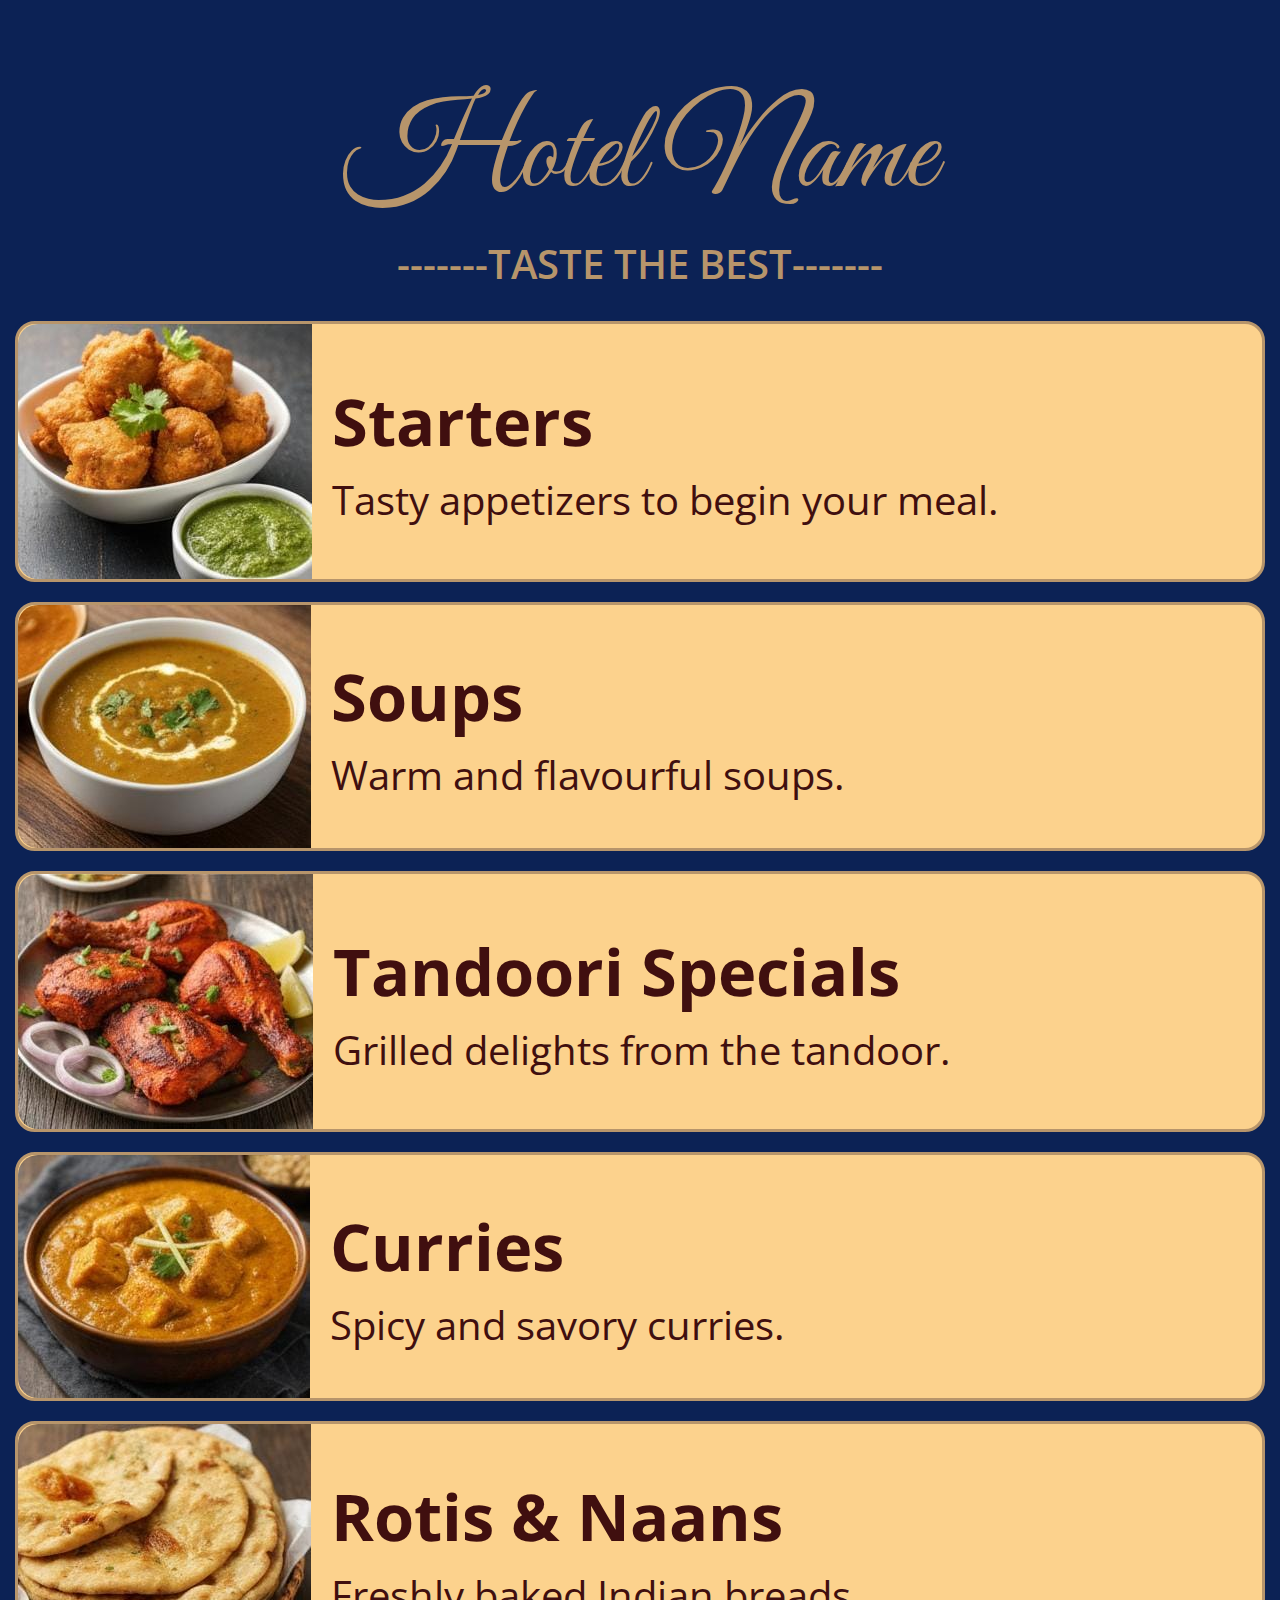
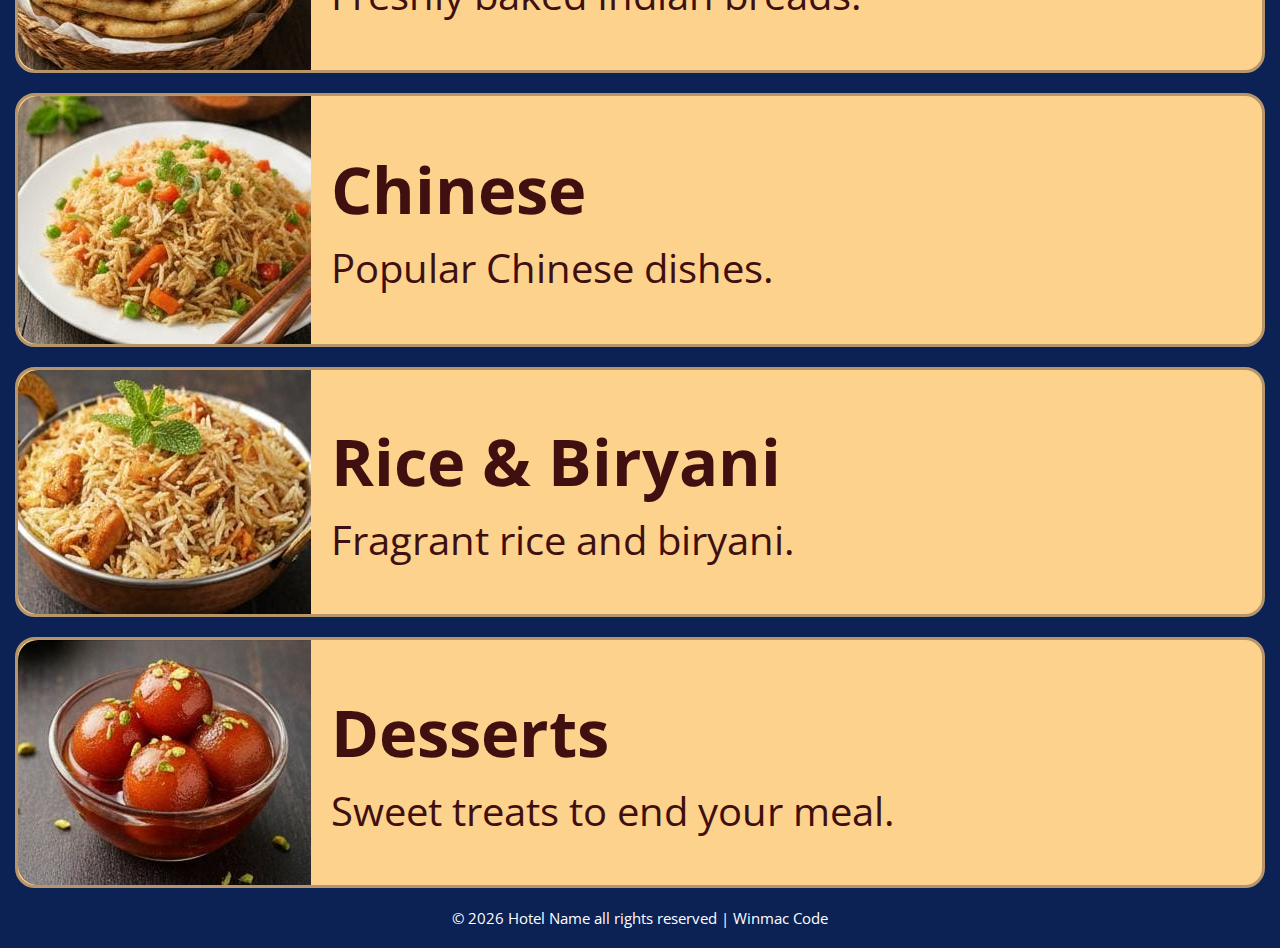
<file: index.html>
<!DOCTYPE html>
<html lang="en">
<head>
    <meta charset="UTF-8">
    <meta name="viewport" content="width=device-width, initial-scale=1.0">
    <title>Hotel Name</title>
    <link rel="stylesheet" href="./css/style.css">
</head>
<body>
    <nav class="navbar">
        <h1 class="hotel-nav">Hotel Name</h1>
        <p class="hotel-desc">-------TASTE THE BEST-------</p>
    </nav>

    <section class="items">
        <a href="./starters.html">
            <div class="itemslayout">
                <div class="aboutimage">
                    <img src="./images/starters.jpeg" alt="" class="itemsimg">
                </div>

                <div class="aboutitems">
                    <h2 class="itemnames">Starters</h2>
                    <p class="itemdesc">Tasty appetizers to begin your meal.</p>
                </div>
            </div>
        </a>

        <a href="./soups.html">
            <div class="itemslayout">
                <div class="aboutimage">
                    <img src="./images/soups.jpeg" alt="" class="itemsimg">
                </div>

                <div class="aboutitems">
                    <h2 class="itemnames">Soups</h2>
                    <p class="itemdesc">Warm and flavourful soups.</p>
                </div>
            </div>
        </a>

        <a href="./tandoorispecial.html">
            <div class="itemslayout">
                <div class="aboutimage">
                    <img src="./images/tandoori.jpeg" alt="" class="itemsimg">
                </div>

                <div class="aboutitems">
                    <h2 class="itemnames">Tandoori Specials</h2>
                    <p class="itemdesc">Grilled delights from the tandoor.</p>
                </div>
            </div>
        </a>

        <a href="./curries.html">
            <div class="itemslayout">
                <div class="aboutimage">
                    <img src="./images/curries.jpeg" alt="" class="itemsimg">
                </div>

                <div class="aboutitems">
                    <h2 class="itemnames">Curries</h2>
                    <p class="itemdesc">Spicy and savory curries.</p>
                </div>
            </div>
        </a>

        <a href="./rotisnnaan.html">
            <div class="itemslayout">
                <div class="aboutimage">
                    <img src="./images/rotis.jpeg" alt="" class="itemsimg">
                </div>

                <div class="aboutitems">
                    <h2 class="itemnames">Rotis & Naans</h2>
                    <p class="itemdesc">Freshly baked Indian breads.</p>
                </div>
            </div>
        </a>

        <a href="./chinese.html">
            <div class="itemslayout">
                <div class="aboutimage">
                    <img src="./images/chinese.jpeg" alt="" class="itemsimg">
                </div>

                <div class="aboutitems">
                    <h2 class="itemnames">Chinese</h2>
                    <p class="itemdesc">Popular Chinese dishes.</p>
                </div>
            </div>
        </a>

        <a href="./ricenbiryani.html">
            <div class="itemslayout">
                <div class="aboutimage">
                    <img src="./images/rice.jpeg" alt="" class="itemsimg">
                </div>

                <div class="aboutitems">
                    <h2 class="itemnames">Rice & Biryani</h2>
                    <p class="itemdesc">Fragrant rice and biryani.</p>
                </div>
            </div>
        </a>

        <a href="./desserts.html">
            <div class="itemslayout">
                <div class="aboutimage">
                    <img src="./images/desserts.jpeg" alt="" class="itemsimg">
                </div>

                <div class="aboutitems">
                    <h2 class="itemnames">Desserts</h2>
                    <p class="itemdesc">Sweet treats to end your meal.</p>
                </div>
            </div>
        </a>
    </section>
</body>

<footer class="footer">
    <p>&copy; 2026 Hotel Name all rights reserved | Winmac Code</p>
</footer>
</html>
</file>
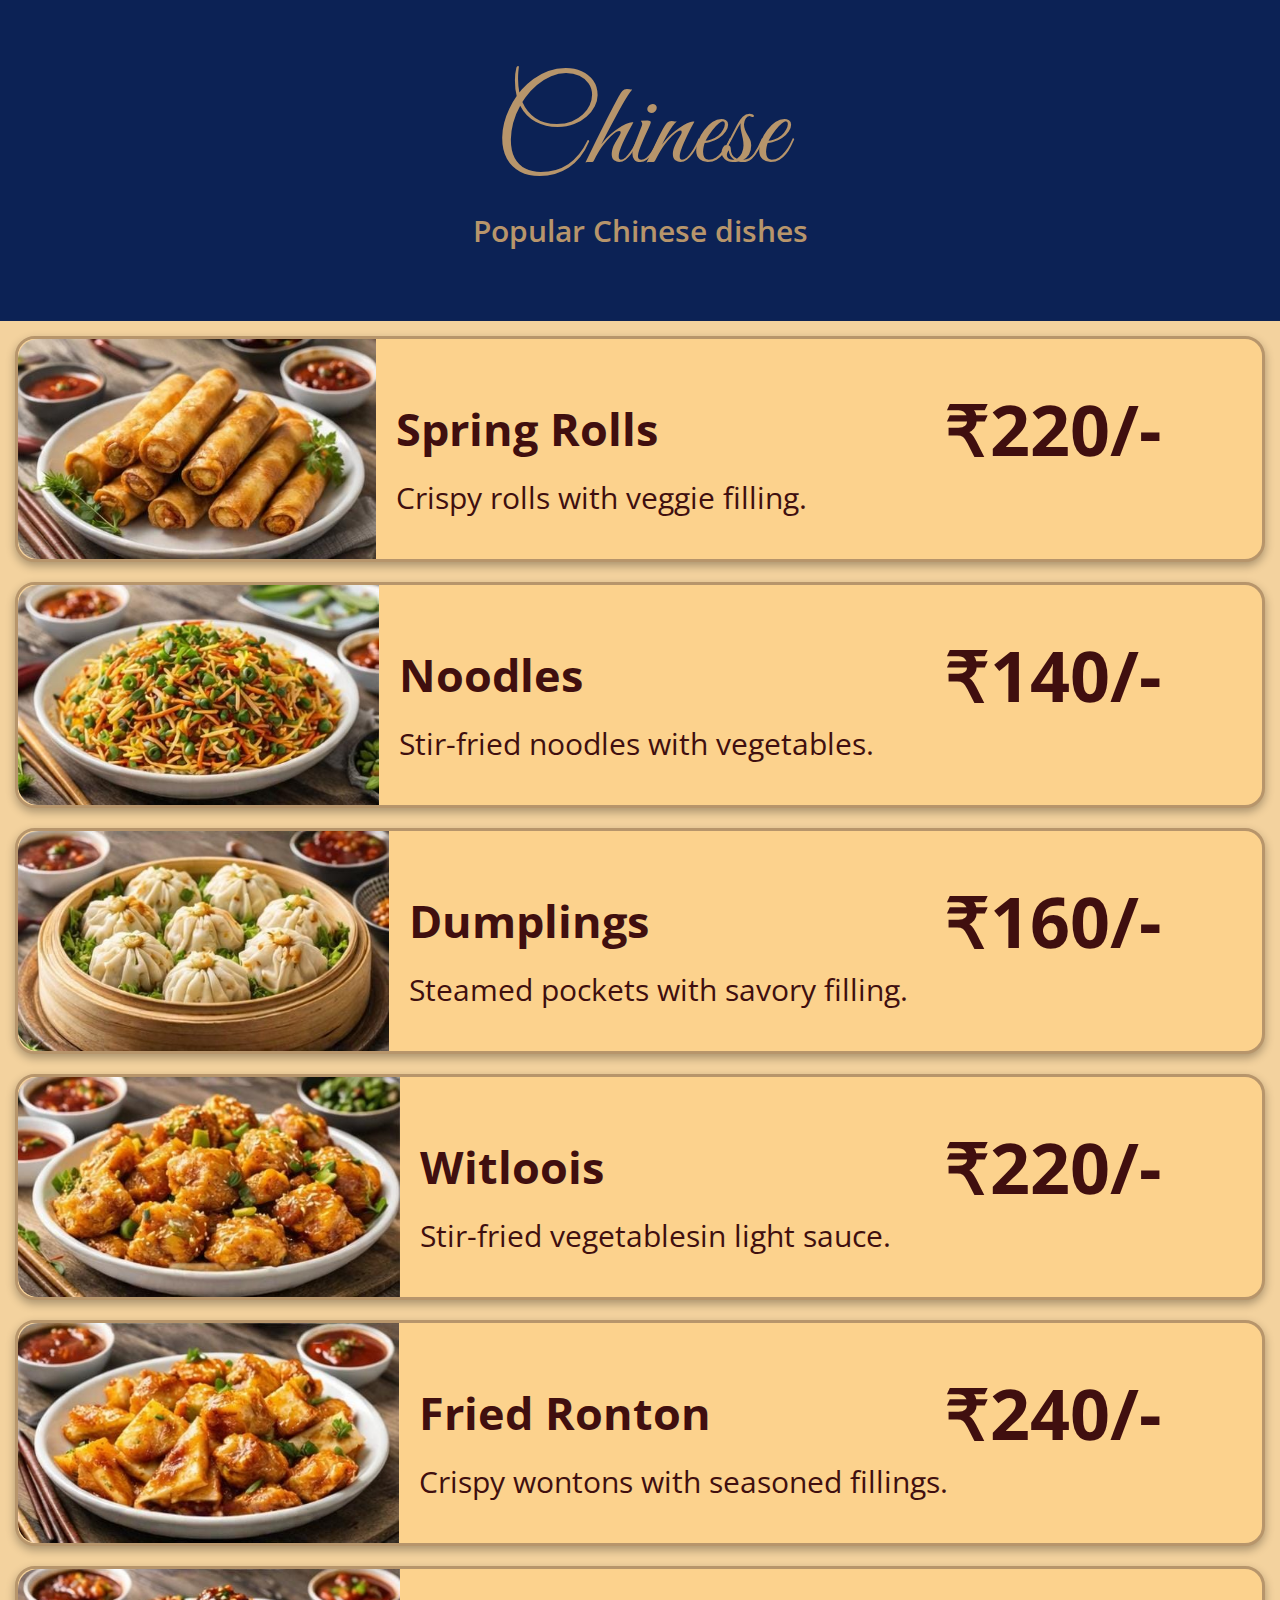
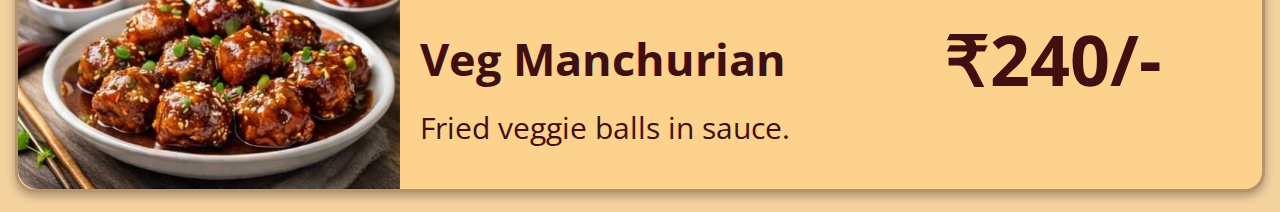
<file: chinese.html>
<!DOCTYPE html>
<html lang="en">
<head>
    <meta charset="UTF-8">
    <meta name="viewport" content="width=device-width, initial-scale=1.0">
    <title>Chinese</title>
    <link rel="stylesheet" href="./css/starters.css">
</head>
<body>
    <nav class="navbar">
        <h1 class="hotel-nav">Chinese</h1>
        <p class="hotel-desc">Popular Chinese dishes</p>
    </nav>

    <section class="items">
        <a href="./starters.html">
            <div class="itemslayout">
                <div class="aboutimage">
                    <img src="./images/chinese1.jpeg" alt="" class="itemsimg1">
                </div>

                <div class="aboutitems">
                    <h2 class="itemnames">
                        Spring Rolls
                        <span class="price">&#8377;220/-</span>
                    </h2>
                    <p class="itemdesc">Crispy rolls with veggie filling.</p>
                </div>
            </div>
        </a>

        <a href="./soups.html">
            <div class="itemslayout">
                <div class="aboutimage">
                    <img src="./images/chinese2.jpeg" alt="" class="itemsimg1">
                </div>

                <div class="aboutitems">
                    <h2 class="itemnames">
                        Noodles
                        <span class="price">&#8377;140/-</span>
                    </h2>
                    <p class="itemdesc">Stir-fried noodles with vegetables.</p>
                </div>
            </div>
        </a>

        <a href="./tandoorispecial.html">
            <div class="itemslayout">
                <div class="aboutimage">
                    <img src="./images/chinese3.jpeg" alt="" class="itemsimg1">
                </div>

                <div class="aboutitems">
                    <h2 class="itemnames">
                        Dumplings
                        <span class="price">&#8377;160/-</span>
                    </h2>
                    <p class="itemdesc">Steamed pockets with savory filling.</p>
                </div>
            </div>
        </a>

        <a href="./curries.html">
            <div class="itemslayout">
                <div class="aboutimage">
                    <img src="./images/chinese4.jpeg" alt="" class="itemsimg1">
                </div>

                <div class="aboutitems">
                    <h2 class="itemnames">
                        Witloois
                        <span class="price">&#8377;220/-</span>
                    </h2>
                    <p class="itemdesc">Stir-fried vegetablesin light sauce.</p>
                </div>
            </div>
        </a>

        <a href="./rotisnnaan.html">
            <div class="itemslayout">
                <div class="aboutimage">
                    <img src="./images/chinese5.jpeg" alt="" class="itemsimg1">
                </div>

                <div class="aboutitems">
                    <h2 class="itemnames">
                        Fried Ronton
                        <span class="price">&#8377;240/-</span>
                    </h2>
                    <p class="itemdesc">Crispy wontons with seasoned fillings.</p>
                </div>
            </div>
        </a>

        <a href="./rotisnnaan.html">
            <div class="itemslayout">
                <div class="aboutimage">
                    <img src="./images/chinese6.jpeg" alt="" class="itemsimg1">
                </div>

                <div class="aboutitems">
                    <h2 class="itemnames">
                        Veg Manchurian
                        <span class="price">&#8377;240/-</span>
                    </h2>
                    <p class="itemdesc">Fried veggie balls in sauce.</p>
                </div>
            </div>
        </a>
    </section>
</body>
</html>
</file>
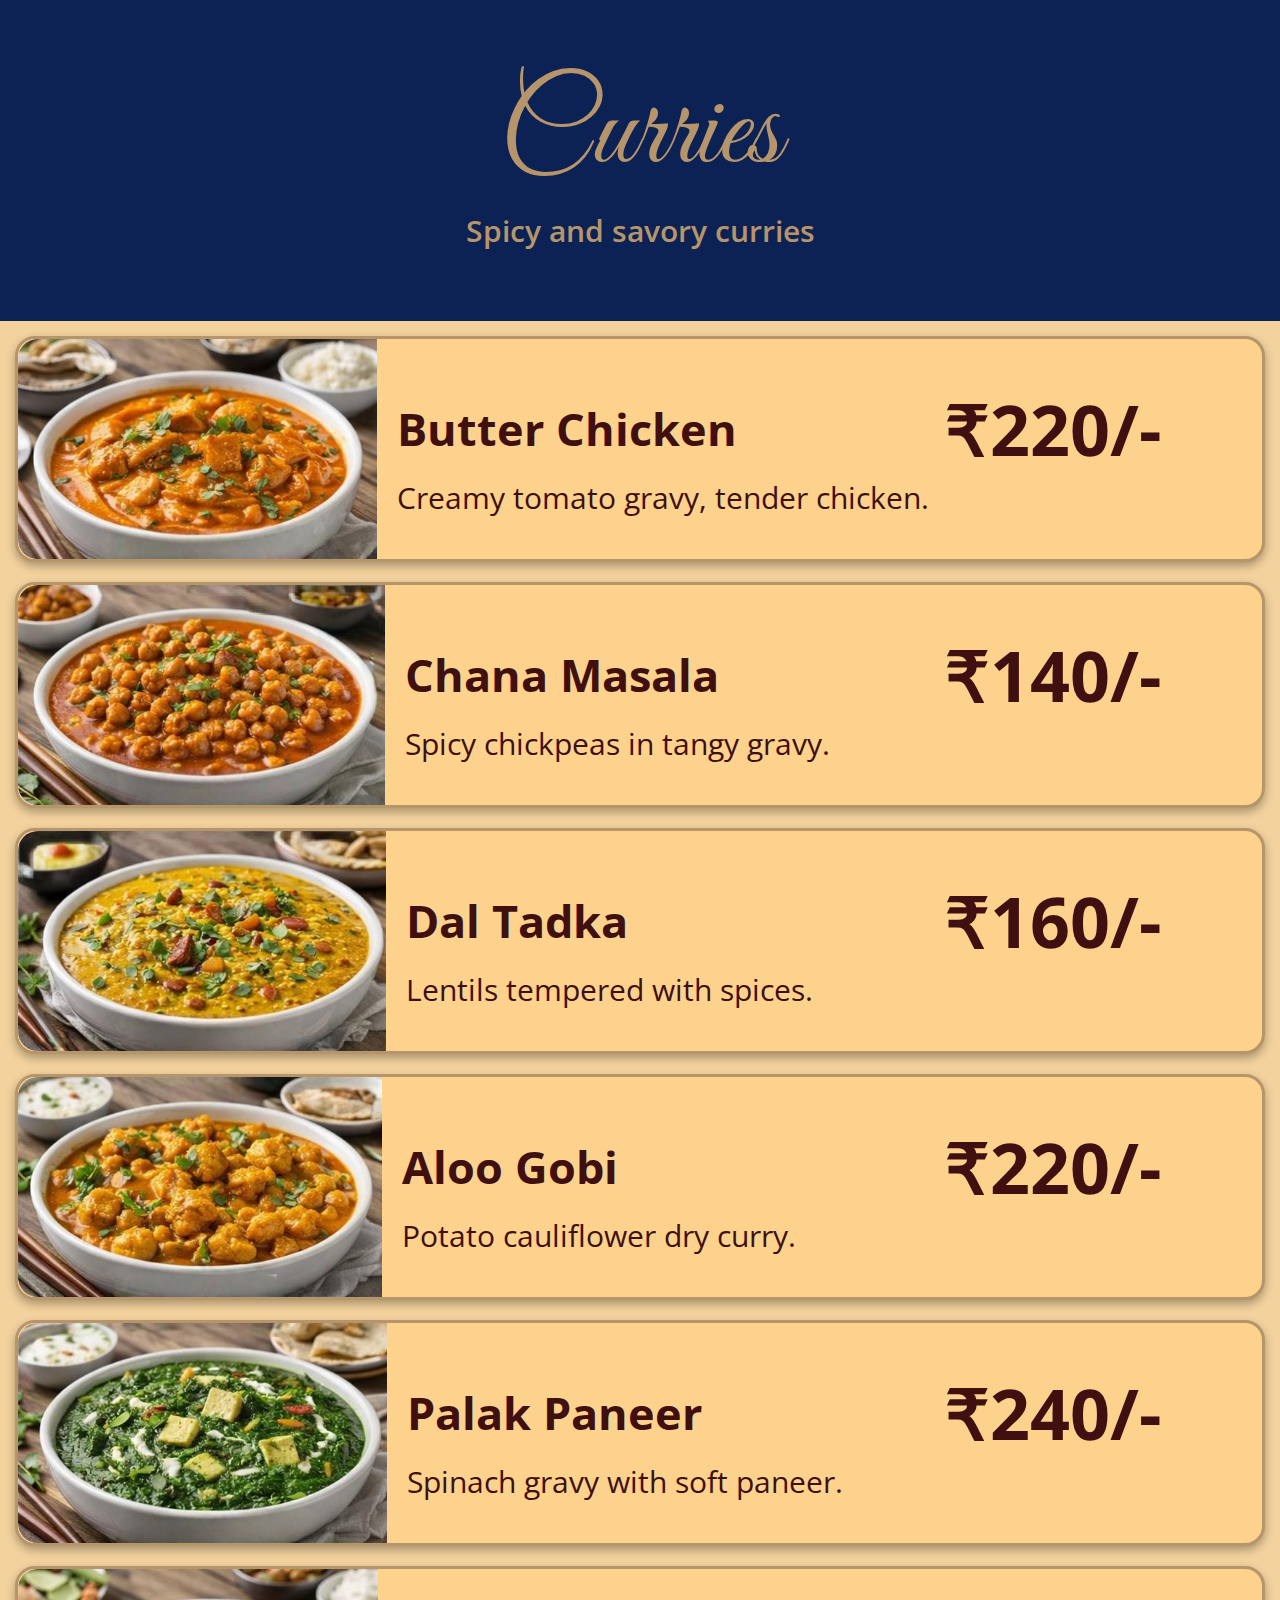
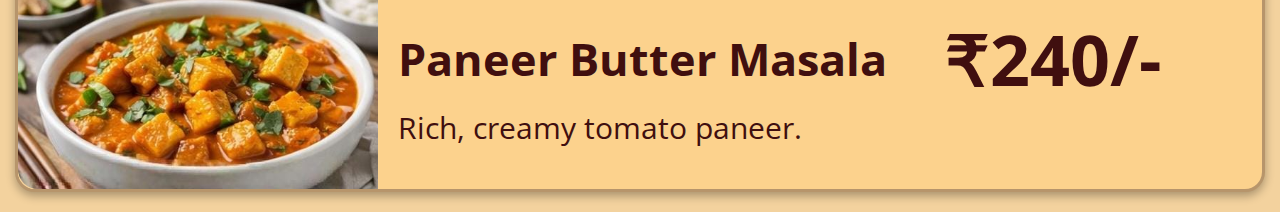
<file: curries.html>
<!DOCTYPE html>
<html lang="en">
<head>
    <meta charset="UTF-8">
    <meta name="viewport" content="width=device-width, initial-scale=1.0">
    <title>Curries</title>
    <link rel="stylesheet" href="./css/starters.css">
</head>
<body>
    <nav class="navbar">
        <h1 class="hotel-nav">Curries</h1>
        <p class="hotel-desc">Spicy and savory curries</p>
    </nav>

    <section class="items">
        <a href="./starters.html">
            <div class="itemslayout">
                <div class="aboutimage">
                    <img src="./images/curries1.jpeg" alt="" class="itemsimg1">
                </div>

                <div class="aboutitems">
                    <h2 class="itemnames">
                        Butter Chicken
                        <span class="price">&#8377;220/-</span>
                    </h2>
                    <p class="itemdesc">Creamy tomato gravy, tender chicken.</p>
                </div>
            </div>
        </a>

        <a href="./soups.html">
            <div class="itemslayout">
                <div class="aboutimage">
                    <img src="./images/curries2.jpeg" alt="" class="itemsimg1">
                </div>

                <div class="aboutitems">
                    <h2 class="itemnames">
                        Chana Masala
                        <span class="price">&#8377;140/-</span>
                    </h2>
                    <p class="itemdesc">Spicy chickpeas in tangy gravy.</p>
                </div>
            </div>
        </a>

        <a href="./tandoorispecial.html">
            <div class="itemslayout">
                <div class="aboutimage">
                    <img src="./images/curries3.jpeg" alt="" class="itemsimg1">
                </div>

                <div class="aboutitems">
                    <h2 class="itemnames">
                        Dal Tadka
                        <span class="price">&#8377;160/-</span>
                    </h2>
                    <p class="itemdesc">Lentils tempered with spices.</p>
                </div>
            </div>
        </a>

        <a href="./curries.html">
            <div class="itemslayout">
                <div class="aboutimage">
                    <img src="./images/curries4.jpeg" alt="" class="itemsimg1">
                </div>

                <div class="aboutitems">
                    <h2 class="itemnames">
                        Aloo Gobi
                        <span class="price">&#8377;220/-</span>
                    </h2>
                    <p class="itemdesc">Potato cauliflower dry curry.</p>
                </div>
            </div>
        </a>

        <a href="./rotisnnaan.html">
            <div class="itemslayout">
                <div class="aboutimage">
                    <img src="./images/curries5.jpeg" alt="" class="itemsimg1">
                </div>

                <div class="aboutitems">
                    <h2 class="itemnames">
                        Palak Paneer
                        <span class="price">&#8377;240/-</span>
                    </h2>
                    <p class="itemdesc">Spinach gravy with soft paneer.</p>
                </div>
            </div>
        </a>

        <a href="./rotisnnaan.html">
            <div class="itemslayout">
                <div class="aboutimage">
                    <img src="./images/curries6.jpeg" alt="" class="itemsimg1">
                </div>

                <div class="aboutitems">
                    <h2 class="itemnames">
                        Paneer Butter Masala
                        <span class="price">&#8377;240/-</span>
                    </h2>
                    <p class="itemdesc">Rich, creamy tomato paneer.</p>
                </div>
            </div>
        </a>
    </section>
</body>
</html>
</file>
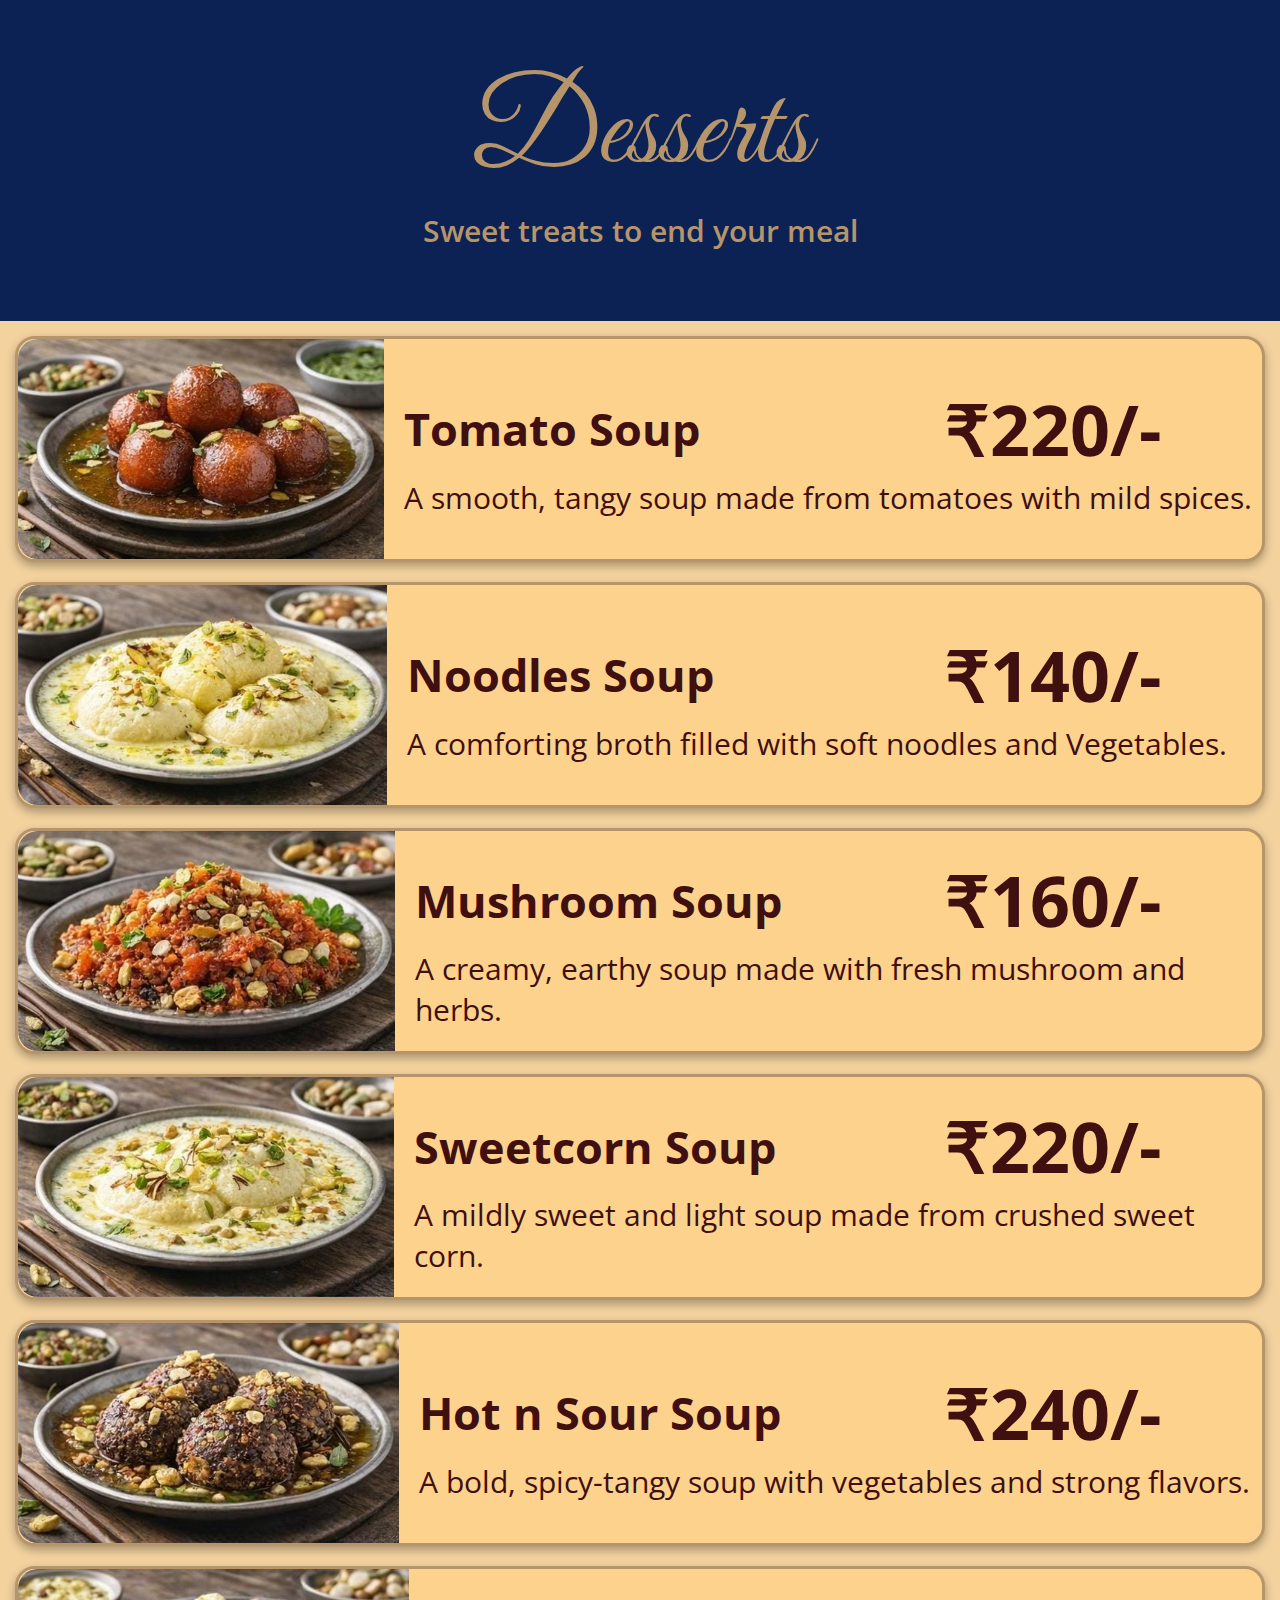
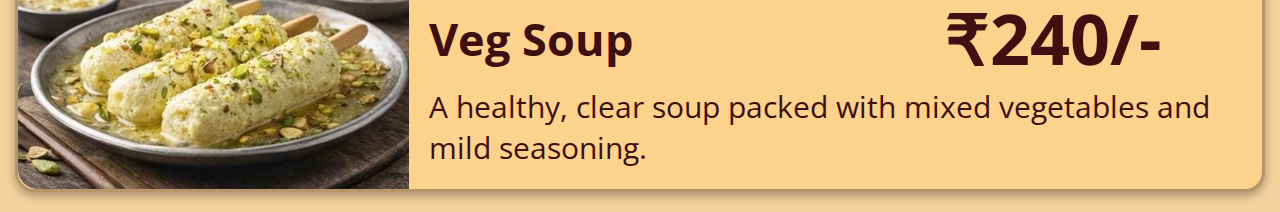
<file: desserts.html>
<!DOCTYPE html>
<html lang="en">
<head>
    <meta charset="UTF-8">
    <meta name="viewport" content="width=device-width, initial-scale=1.0">
    <title>Desserts</title>
    <link rel="stylesheet" href="./css/starters.css">
</head>
<body>
    <nav class="navbar">
        <h1 class="hotel-nav">Desserts</h1>
        <p class="hotel-desc">Sweet treats to end your meal</p>
    </nav>

    <section class="items">
        <a href="./starters.html">
            <div class="itemslayout">
                <div class="aboutimage">
                    <img src="./images/desserts1.jpeg" alt="" class="itemsimg1">
                </div>

                <div class="aboutitems">
                    <h2 class="itemnames">
                        Tomato Soup
                        <span class="price">&#8377;220/-</span>
                    </h2>
                    <p class="itemdesc">A smooth, tangy soup made from tomatoes with mild spices.</p>
                </div>
            </div>
        </a>

        <a href="./soups.html">
            <div class="itemslayout">
                <div class="aboutimage">
                    <img src="./images/desserts2.jpeg" alt="" class="itemsimg1">
                </div>

                <div class="aboutitems">
                    <h2 class="itemnames">
                        Noodles Soup
                        <span class="price">&#8377;140/-</span>
                    </h2>
                    <p class="itemdesc">A comforting broth filled with soft noodles and Vegetables.</p>
                </div>
            </div>
        </a>

        <a href="./tandoorispecial.html">
            <div class="itemslayout">
                <div class="aboutimage">
                    <img src="./images/desserts3.jpeg" alt="" class="itemsimg1">
                </div>

                <div class="aboutitems">
                    <h2 class="itemnames">
                        Mushroom Soup
                        <span class="price">&#8377;160/-</span>
                    </h2>
                    <p class="itemdesc">A creamy, earthy soup made with fresh mushroom and herbs.</p>
                </div>
            </div>
        </a>

        <a href="./curries.html">
            <div class="itemslayout">
                <div class="aboutimage">
                    <img src="./images/desserts4.jpeg" alt="" class="itemsimg1">
                </div>

                <div class="aboutitems">
                    <h2 class="itemnames">
                        Sweetcorn Soup
                        <span class="price">&#8377;220/-</span>
                    </h2>
                    <p class="itemdesc">A mildly sweet and light soup made from crushed sweet corn.</p>
                </div>
            </div>
        </a>

        <a href="./rotisnnaan.html">
            <div class="itemslayout">
                <div class="aboutimage">
                    <img src="./images/desserts5.jpeg" alt="" class="itemsimg1">
                </div>

                <div class="aboutitems">
                    <h2 class="itemnames">
                        Hot n Sour Soup
                        <span class="price">&#8377;240/-</span>
                    </h2>
                    <p class="itemdesc">A bold, spicy-tangy soup with vegetables and strong flavors.</p>
                </div>
            </div>
        </a>

        <a href="./rotisnnaan.html">
            <div class="itemslayout">
                <div class="aboutimage">
                    <img src="./images/desserts6.jpeg" alt="" class="itemsimg1">
                </div>

                <div class="aboutitems">
                    <h2 class="itemnames">
                        Veg Soup
                        <span class="price">&#8377;240/-</span>
                    </h2>
                    <p class="itemdesc">A healthy, clear soup packed with mixed vegetables and mild seasoning.</p>
                </div>
            </div>
        </a>
    </section>
</body>
</html>
</file>
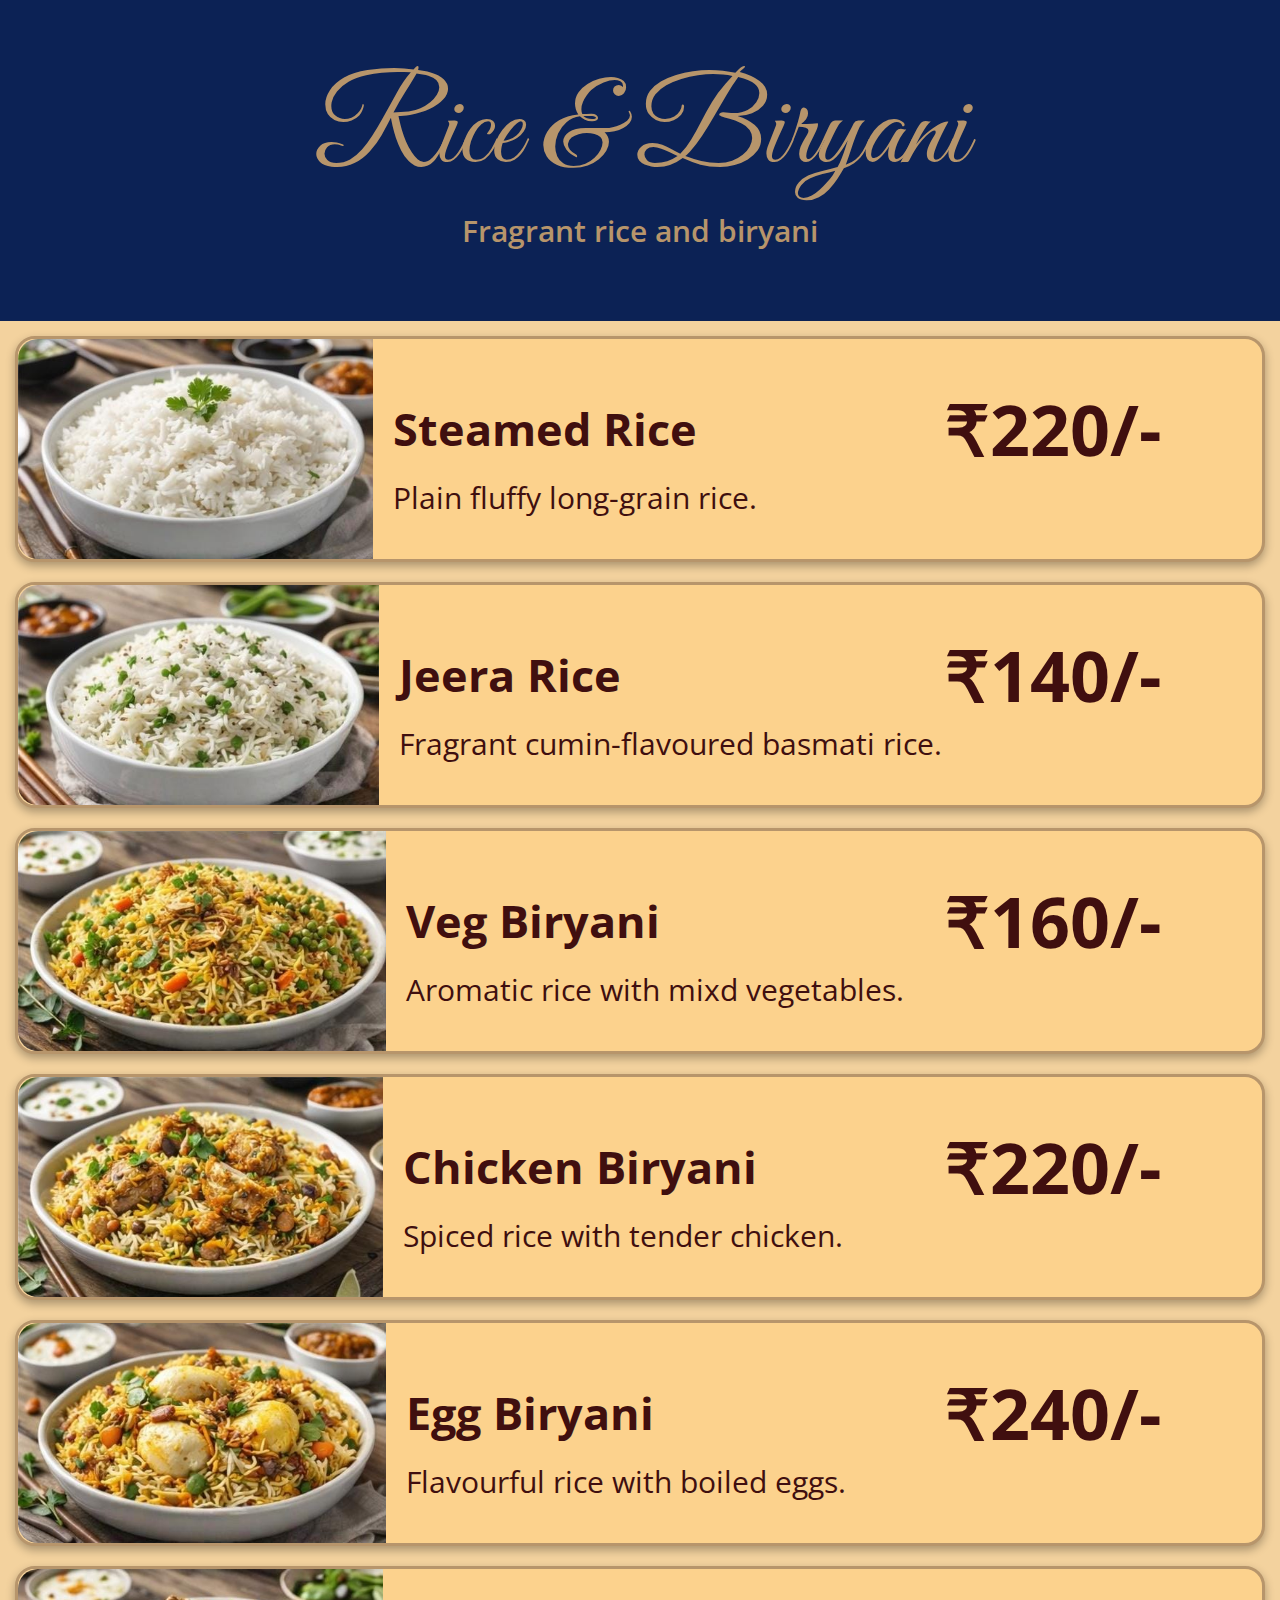
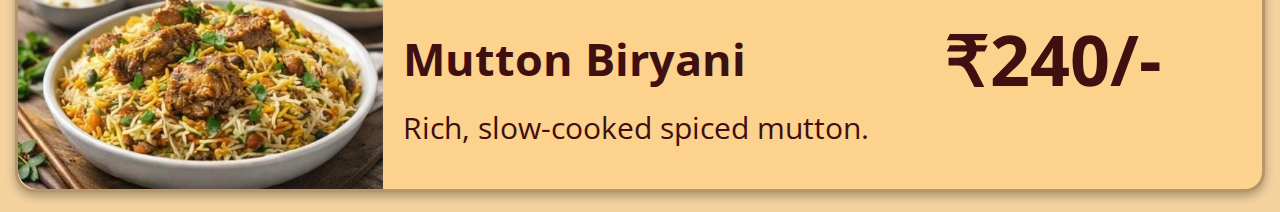
<file: ricenbiryani.html>
<!DOCTYPE html>
<html lang="en">
<head>
    <meta charset="UTF-8">
    <meta name="viewport" content="width=device-width, initial-scale=1.0">
    <title>Rice</title>
    <link rel="stylesheet" href="./css/starters.css">
</head>
<body>
    <nav class="navbar">
        <h1 class="hotel-nav">Rice & Biryani</h1>
        <p class="hotel-desc">Fragrant rice and biryani</p>
    </nav>

    <section class="items">
        <a href="./starters.html">
            <div class="itemslayout">
                <div class="aboutimage">
                    <img src="./images/rice1.jpeg" alt="" class="itemsimg1">
                </div>

                <div class="aboutitems">
                    <h2 class="itemnames">
                        Steamed Rice
                        <span class="price">&#8377;220/-</span>
                    </h2>
                    <p class="itemdesc">Plain fluffy long-grain rice.</p>
                </div>
            </div>
        </a>

        <a href="./soups.html">
            <div class="itemslayout">
                <div class="aboutimage">
                    <img src="./images/rice2.jpeg" alt="" class="itemsimg1">
                </div>

                <div class="aboutitems">
                    <h2 class="itemnames">
                        Jeera Rice
                        <span class="price">&#8377;140/-</span>
                    </h2>
                    <p class="itemdesc">Fragrant cumin-flavoured basmati rice.</p>
                </div>
            </div>
        </a>

        <a href="./tandoorispecial.html">
            <div class="itemslayout">
                <div class="aboutimage">
                    <img src="./images/rice3.jpeg" alt="" class="itemsimg1">
                </div>

                <div class="aboutitems">
                    <h2 class="itemnames">
                        Veg Biryani
                        <span class="price">&#8377;160/-</span>
                    </h2>
                    <p class="itemdesc">Aromatic rice with mixd vegetables.</p>
                </div>
            </div>
        </a>

        <a href="./curries.html">
            <div class="itemslayout">
                <div class="aboutimage">
                    <img src="./images/rice4.jpeg" alt="" class="itemsimg1">
                </div>

                <div class="aboutitems">
                    <h2 class="itemnames">
                        Chicken Biryani
                        <span class="price">&#8377;220/-</span>
                    </h2>
                    <p class="itemdesc">Spiced rice with tender chicken.</p>
                </div>
            </div>
        </a>

        <a href="./rotisnnaan.html">
            <div class="itemslayout">
                <div class="aboutimage">
                    <img src="./images/rice5.jpeg" alt="" class="itemsimg1">
                </div>

                <div class="aboutitems">
                    <h2 class="itemnames">
                        Egg Biryani
                        <span class="price">&#8377;240/-</span>
                    </h2>
                    <p class="itemdesc">Flavourful rice with boiled eggs.</p>
                </div>
            </div>
        </a>

        <a href="./rotisnnaan.html">
            <div class="itemslayout">
                <div class="aboutimage">
                    <img src="./images/rice6.jpeg" alt="" class="itemsimg1">
                </div>

                <div class="aboutitems">
                    <h2 class="itemnames">
                        Mutton Biryani
                        <span class="price">&#8377;240/-</span>
                    </h2>
                    <p class="itemdesc">Rich, slow-cooked spiced mutton.</p>
                </div>
            </div>
        </a>
    </section>
</body>
</html>
</file>
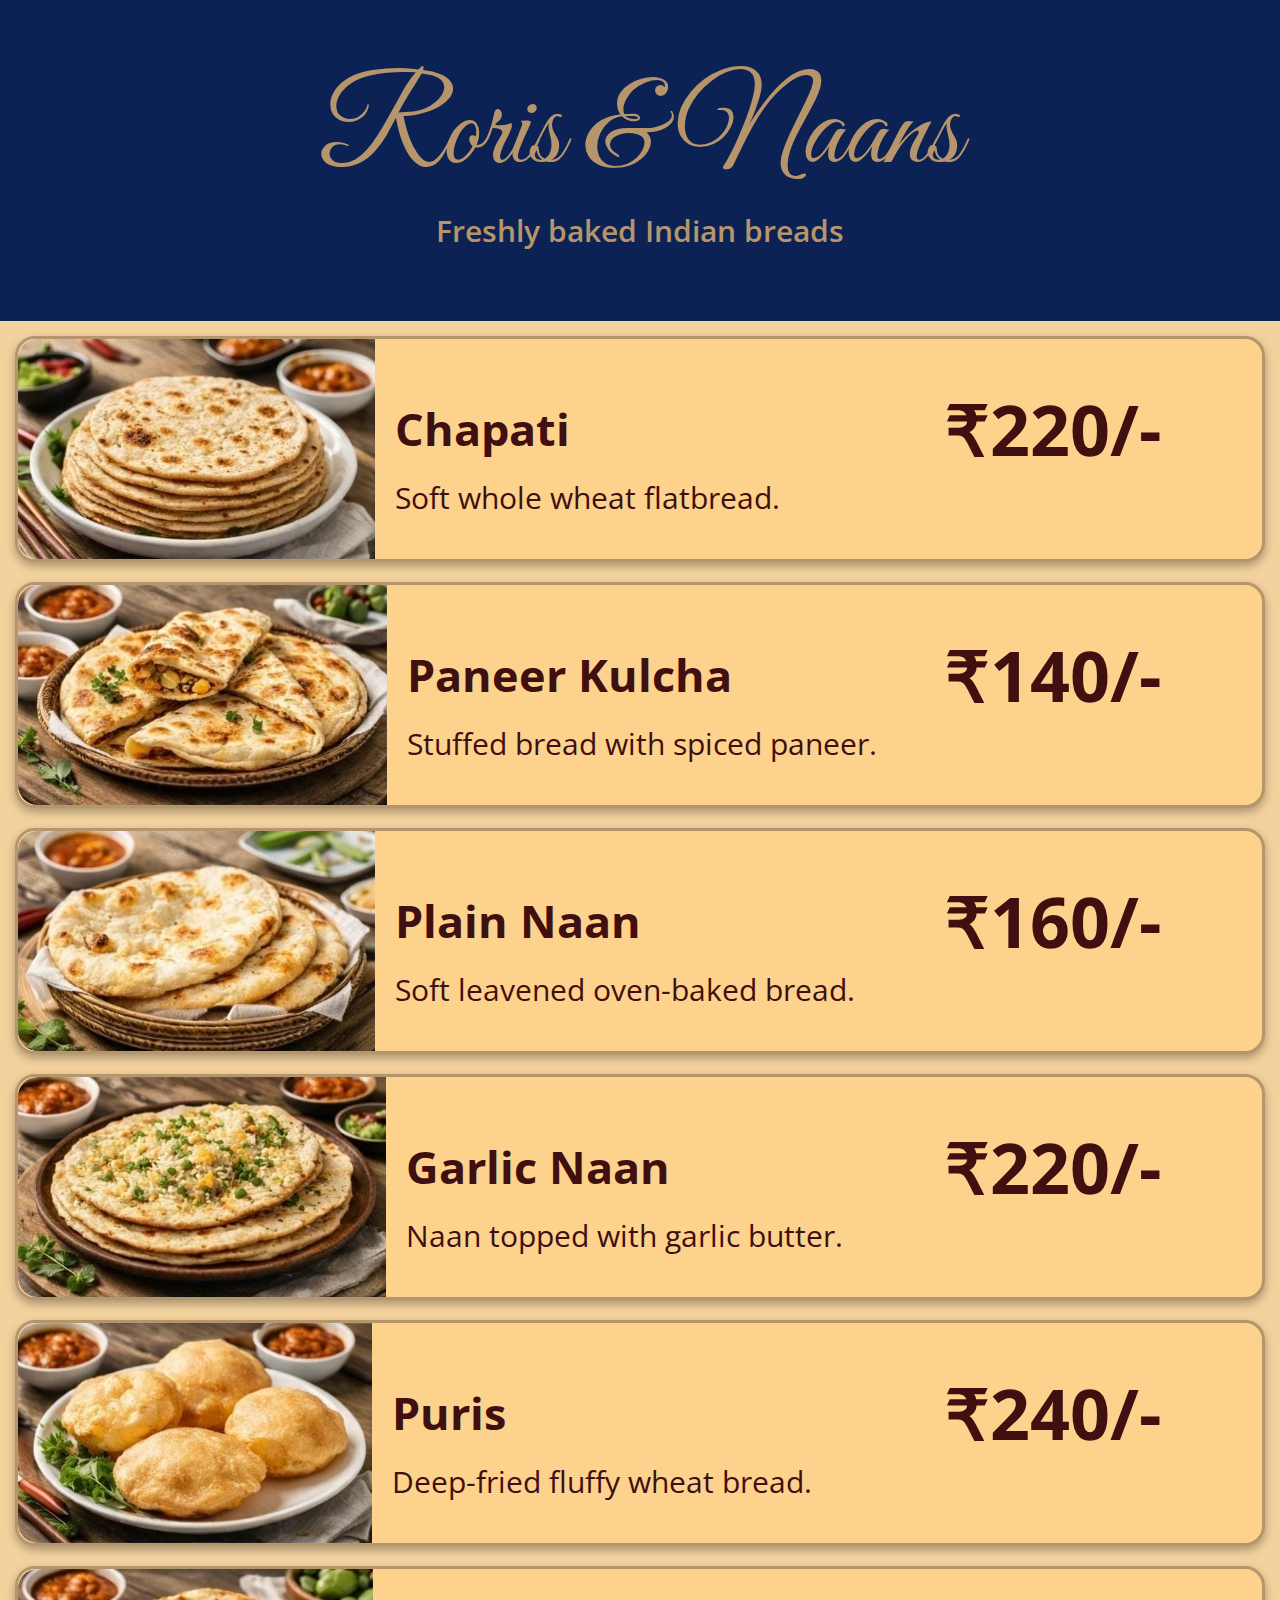
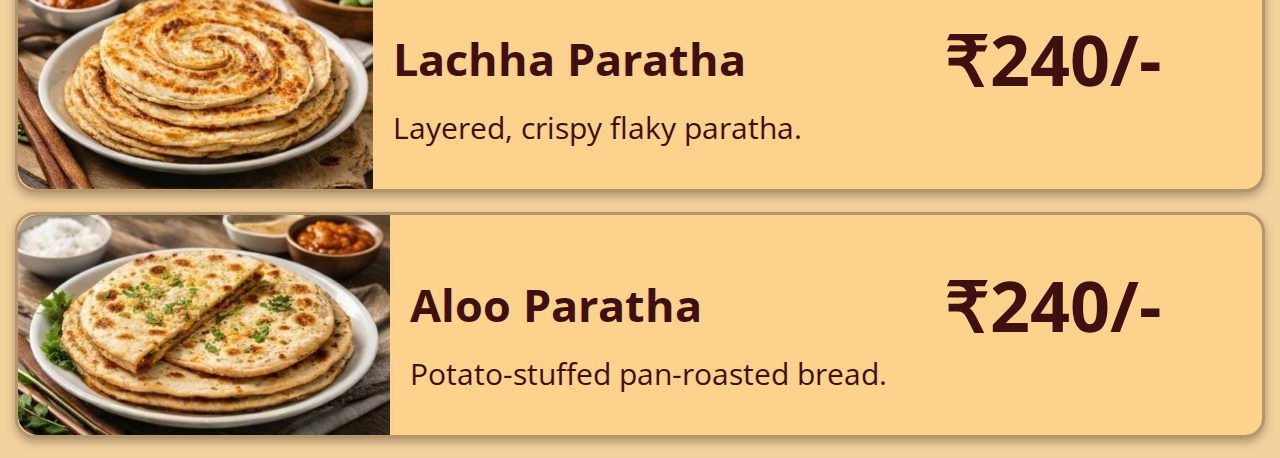
<file: rotisnnaan.html>
<!DOCTYPE html>
<html lang="en">
<head>
    <meta charset="UTF-8">
    <meta name="viewport" content="width=device-width, initial-scale=1.0">
    <title>Rotis</title>
    <link rel="stylesheet" href="./css/starters.css">
</head>
<body>
    <nav class="navbar">
        <h1 class="hotel-nav">Roris & Naans</h1>
        <p class="hotel-desc">Freshly baked Indian breads</p>
    </nav>

    <section class="items">
        <a href="./starters.html">
            <div class="itemslayout">
                <div class="aboutimage">
                    <img src="./images/rotis1.jpeg" alt="" class="itemsimg1">
                </div>

                <div class="aboutitems">
                    <h2 class="itemnames">
                        Chapati
                        <span class="price">&#8377;220/-</span>
                    </h2>
                    <p class="itemdesc">Soft whole wheat flatbread.</p>
                </div>
            </div>
        </a>

        <a href="./soups.html">
            <div class="itemslayout">
                <div class="aboutimage">
                    <img src="./images/rotis2.jpeg" alt="" class="itemsimg1">
                </div>

                <div class="aboutitems">
                    <h2 class="itemnames">
                        Paneer Kulcha
                        <span class="price">&#8377;140/-</span>
                    </h2>
                    <p class="itemdesc">Stuffed bread with spiced paneer.</p>
                </div>
            </div>
        </a>

        <a href="./tandoorispecial.html">
            <div class="itemslayout">
                <div class="aboutimage">
                    <img src="./images/rotis3.jpeg" alt="" class="itemsimg1">
                </div>

                <div class="aboutitems">
                    <h2 class="itemnames">
                        Plain Naan
                        <span class="price">&#8377;160/-</span>
                    </h2>
                    <p class="itemdesc">Soft leavened oven-baked bread.</p>
                </div>
            </div>
        </a>

        <a href="./curries.html">
            <div class="itemslayout">
                <div class="aboutimage">
                    <img src="./images/rotis4.jpeg" alt="" class="itemsimg1">
                </div>

                <div class="aboutitems">
                    <h2 class="itemnames">
                        Garlic Naan
                        <span class="price">&#8377;220/-</span>
                    </h2>
                    <p class="itemdesc">Naan topped with garlic butter.</p>
                </div>
            </div>
        </a>

        <a href="./rotisnnaan.html">
            <div class="itemslayout">
                <div class="aboutimage">
                    <img src="./images/rotis5.jpeg" alt="" class="itemsimg1">
                </div>

                <div class="aboutitems">
                    <h2 class="itemnames">
                        Puris
                        <span class="price">&#8377;240/-</span>
                    </h2>
                    <p class="itemdesc">Deep-fried fluffy wheat bread.</p>
                </div>
            </div>
        </a>

        <a href="./rotisnnaan.html">
            <div class="itemslayout">
                <div class="aboutimage">
                    <img src="./images/rotis6.jpeg" alt="" class="itemsimg1">
                </div>

                <div class="aboutitems">
                    <h2 class="itemnames">
                        Lachha Paratha
                        <span class="price">&#8377;240/-</span>
                    </h2>
                    <p class="itemdesc">Layered, crispy flaky paratha.</p>
                </div>
            </div>
        </a>

        <a href="./rotisnnaan.html">
            <div class="itemslayout">
                <div class="aboutimage">
                    <img src="./images/rotis7.jpeg" alt="" class="itemsimg1">
                </div>

                <div class="aboutitems">
                    <h2 class="itemnames">
                        Aloo Paratha
                        <span class="price">&#8377;240/-</span>
                    </h2>
                    <p class="itemdesc">Potato-stuffed pan-roasted bread.</p>
                </div>
            </div>
        </a>
    </section>
</body>
</html>
</file>
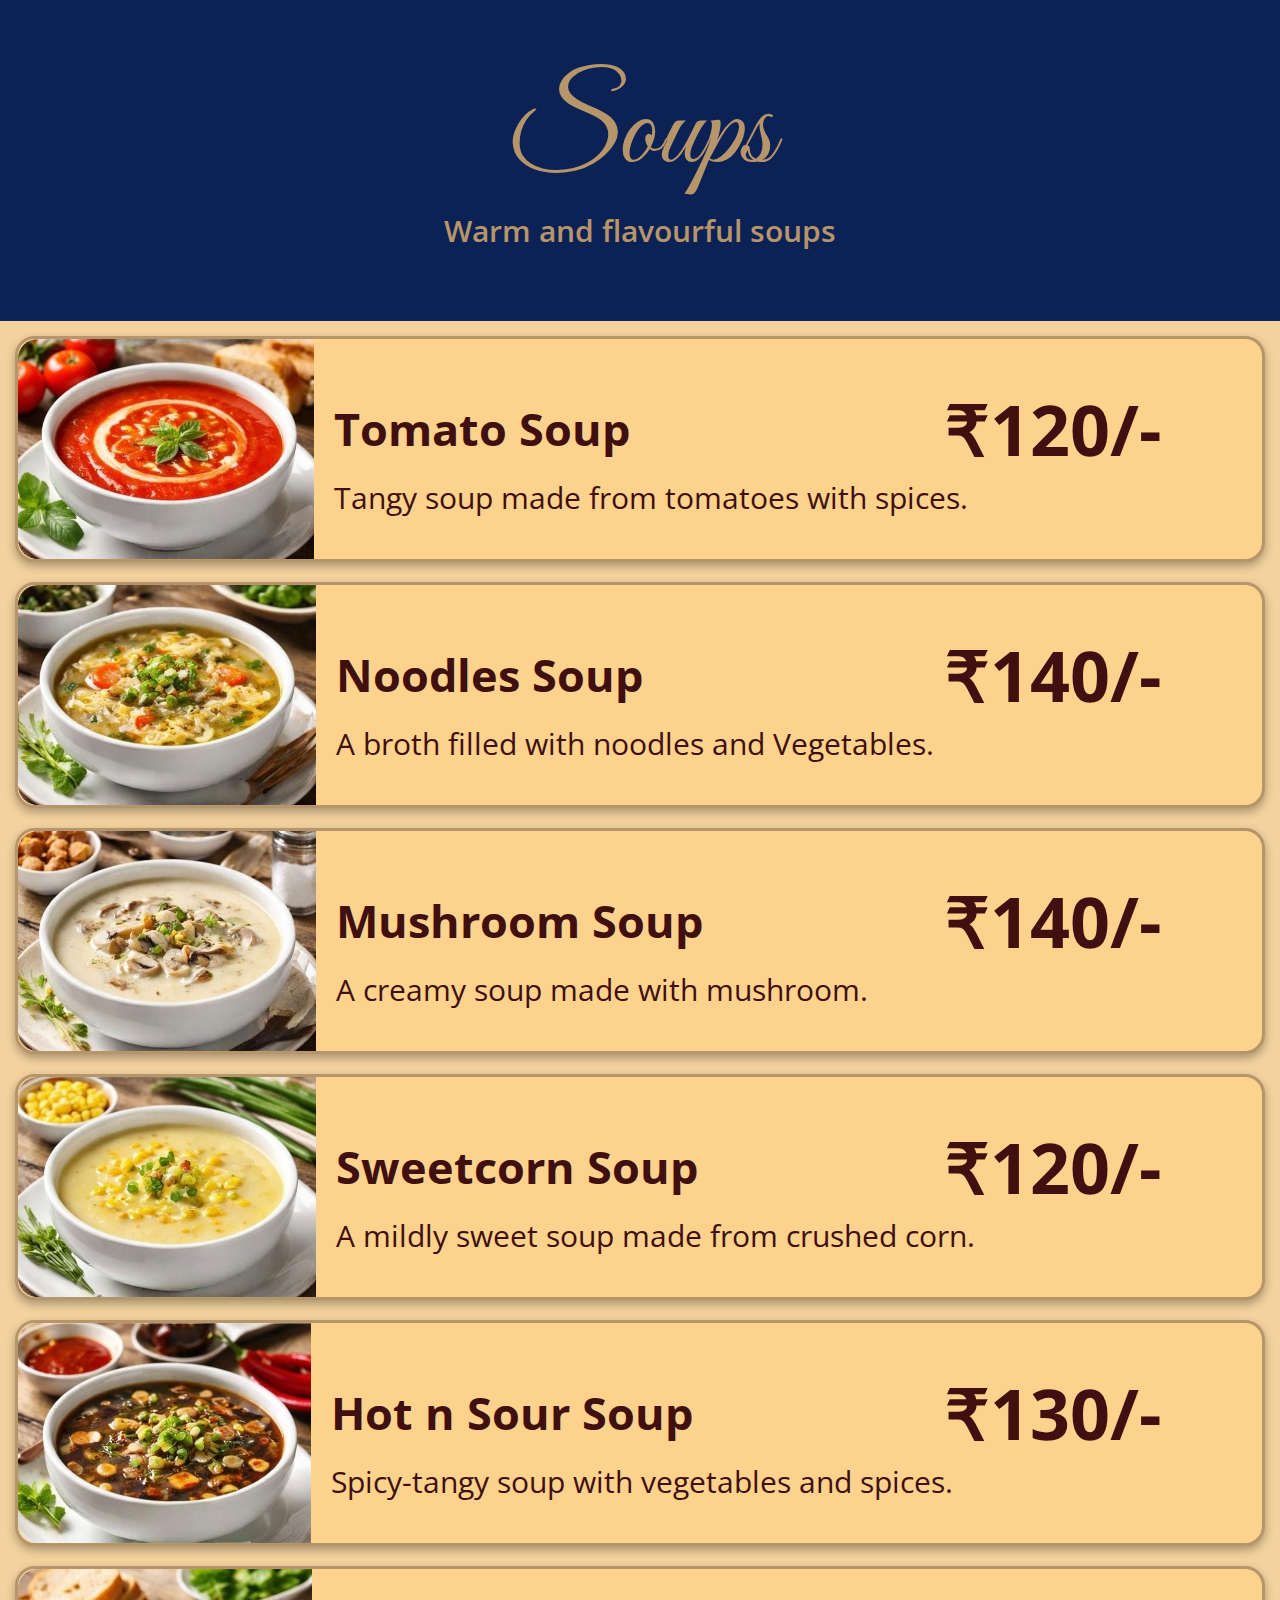
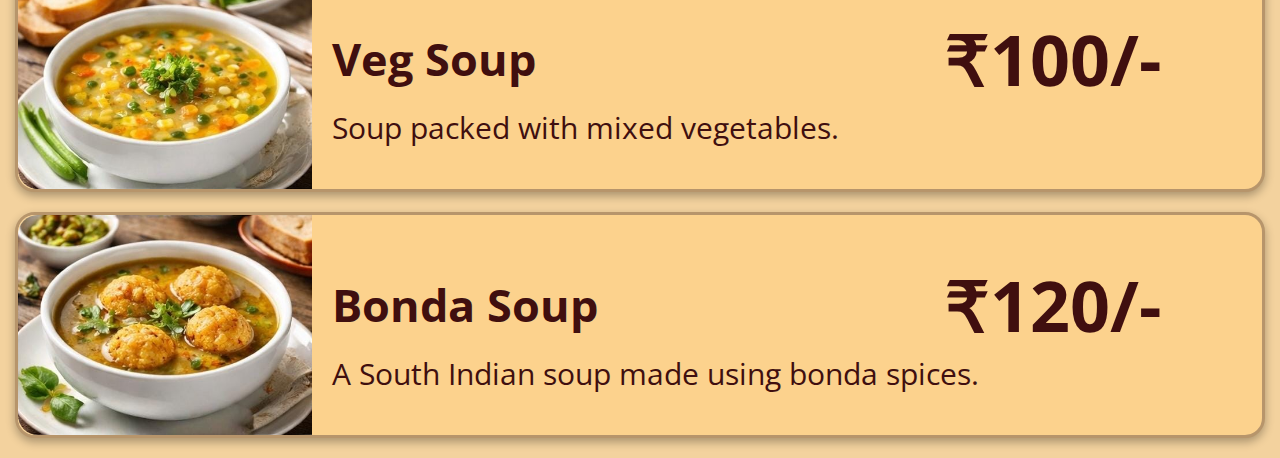
<file: soups.html>
<!DOCTYPE html>
<html lang="en">
<head>
    <meta charset="UTF-8">
    <meta name="viewport" content="width=device-width, initial-scale=1.0">
    <title>soups</title>
    <link rel="stylesheet" href="./css/starters.css">
</head>
<body>
    <nav class="navbar">
        <h1 class="hotel-nav">Soups</h1>
        <p class="hotel-desc">Warm and flavourful soups</p>
    </nav>

    <section class="items">
        <a href="./starters.html">
            <div class="itemslayout">
                <div class="aboutimage">
                    <img src="./images/soups1.jpeg" alt="" class="itemsimg1">
                </div>

                <div class="aboutitems">
                    <h2 class="itemnames">
                        Tomato Soup
                        <span class="price">&#8377;120/-</span>
                    </h2>
                    <p class="itemdesc">Tangy soup made from tomatoes with spices.</p>
                </div>
            </div>
        </a>

        <a href="./soups.html">
            <div class="itemslayout">
                <div class="aboutimage">
                    <img src="./images/soups2.jpeg" alt="" class="itemsimg1">
                </div>

                <div class="aboutitems">
                    <h2 class="itemnames">
                        Noodles Soup
                        <span class="price">&#8377;140/-</span>
                    </h2>
                    <p class="itemdesc">A broth filled with noodles and Vegetables.</p>
                </div>
            </div>
        </a>

        <a href="./tandoorispecial.html">
            <div class="itemslayout">
                <div class="aboutimage">
                    <img src="./images/soups3.jpeg" alt="" class="itemsimg1">
                </div>

                <div class="aboutitems">
                    <h2 class="itemnames">
                        Mushroom Soup
                        <span class="price">&#8377;140/-</span>
                    </h2>
                    <p class="itemdesc">A creamy soup made with mushroom.</p>
                </div>
            </div>
        </a>

        <a href="./curries.html">
            <div class="itemslayout">
                <div class="aboutimage">
                    <img src="./images/soups4.jpeg" alt="" class="itemsimg1">
                </div>

                <div class="aboutitems">
                    <h2 class="itemnames">
                        Sweetcorn Soup
                        <span class="price">&#8377;120/-</span>
                    </h2>
                    <p class="itemdesc">A mildly sweet soup made from crushed corn.</p>
                </div>
            </div>
        </a>

        <a href="./rotisnnaan.html">
            <div class="itemslayout">
                <div class="aboutimage">
                    <img src="./images/soups5.jpeg" alt="" class="itemsimg1">
                </div>

                <div class="aboutitems">
                    <h2 class="itemnames">
                        Hot n Sour Soup
                        <span class="price">&#8377;130/-</span>
                    </h2>
                    <p class="itemdesc">Spicy-tangy soup with vegetables and spices.</p>
                </div>
            </div>
        </a>

        <a href="./rotisnnaan.html">
            <div class="itemslayout">
                <div class="aboutimage">
                    <img src="./images/soups6.jpeg" alt="" class="itemsimg1">
                </div>

                <div class="aboutitems">
                    <h2 class="itemnames">
                        Veg Soup
                        <span class="price">&#8377;100/-</span>
                    </h2>
                    <p class="itemdesc">Soup packed with mixed vegetables.</p>
                </div>
            </div>
        </a>

        <a href="./rotisnnaan.html">
            <div class="itemslayout">
                <div class="aboutimage">
                    <img src="./images/soups7.jpeg" alt="" class="itemsimg1">
                </div>

                <div class="aboutitems">
                    <h2 class="itemnames">
                        Bonda Soup
                        <span class="price">&#8377;120/-</span>
                    </h2>
                    <p class="itemdesc">A South Indian soup made using bonda spices.</p>
                </div>
            </div>
        </a>
    </section>
</body>
</html>
</file>
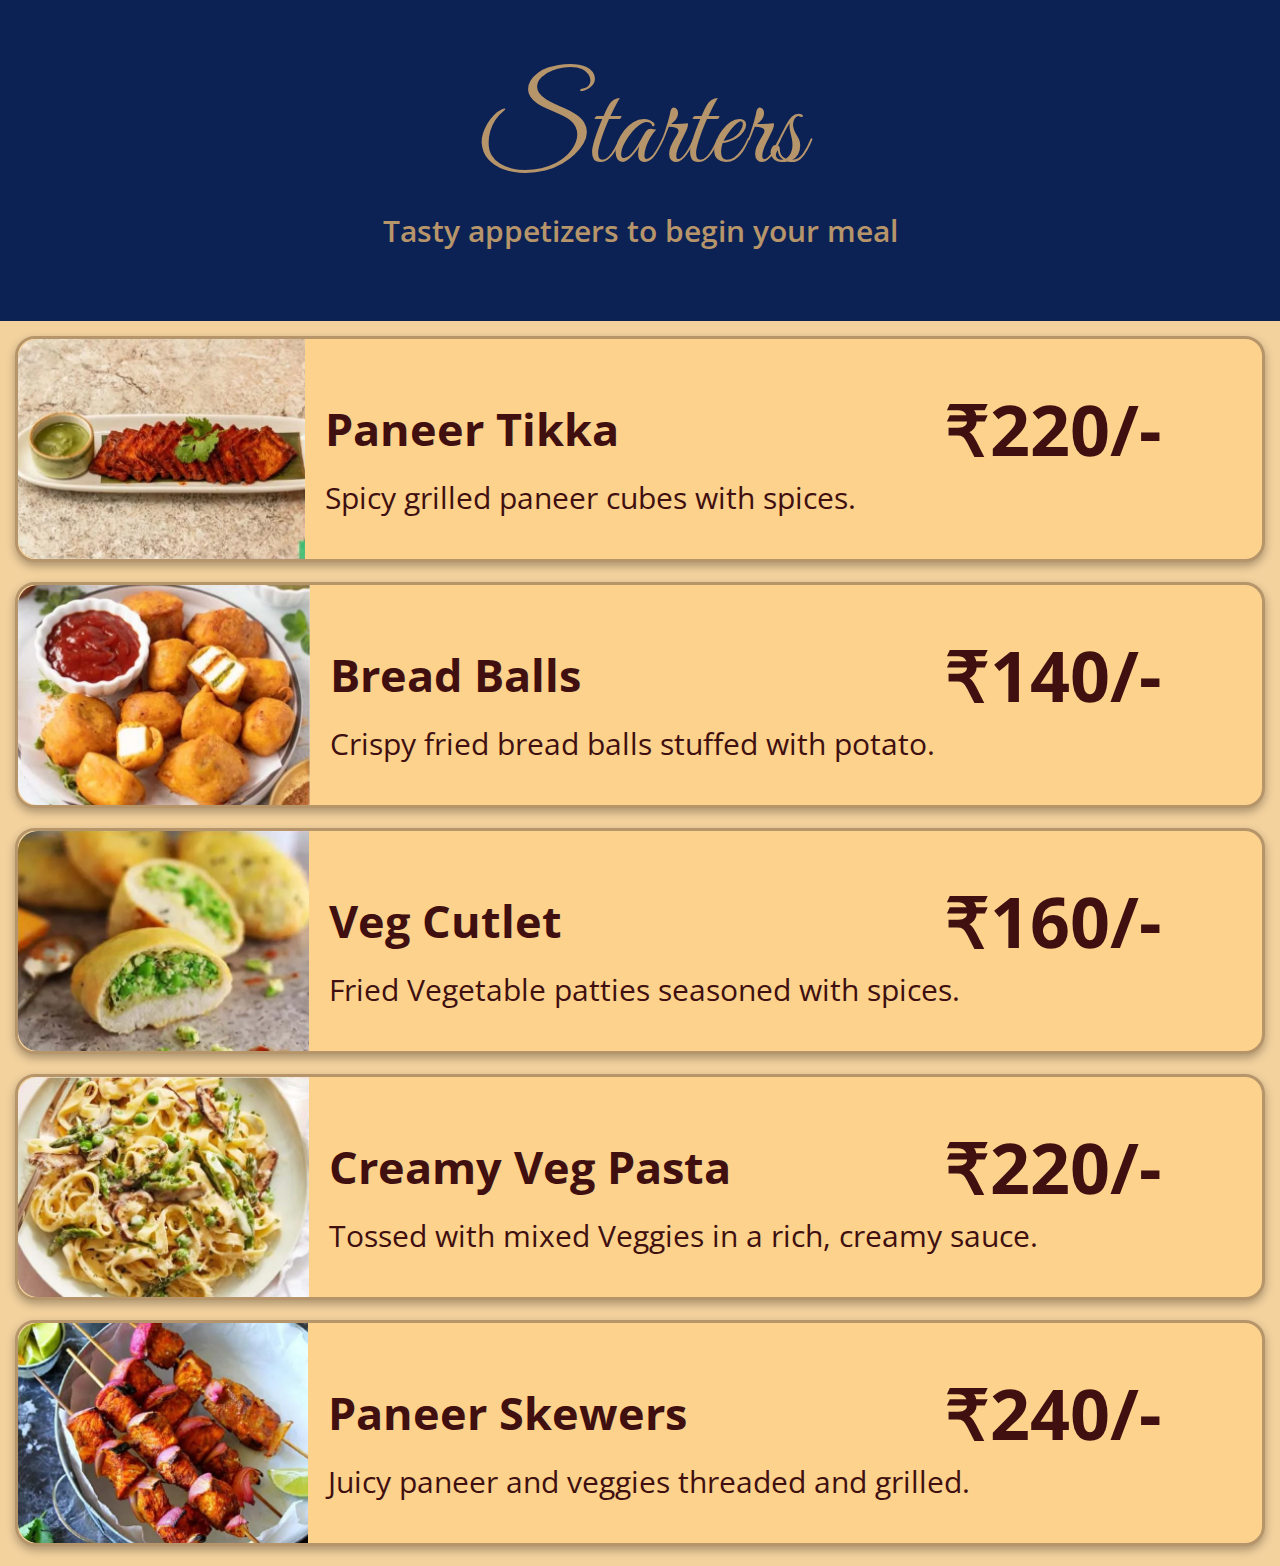
<file: starters.html>
<!DOCTYPE html>
<html lang="en">
<head>
    <meta charset="UTF-8">
    <meta name="viewport" content="width=device-width, initial-scale=1.0">
    <title>Starters</title>
    <link rel="stylesheet" href="./css/starters.css">
</head>
<body>
    <nav class="navbar">
        <h1 class="hotel-nav">Starters</h1>
        <p class="hotel-desc">Tasty appetizers to begin your meal</p>
    </nav>

    <section class="items">
        <a href="./starters.html">
            <div class="itemslayout">
                <div class="aboutimage">
                    <img src="./images/starters1.jpeg" alt="" class="itemsimg1">
                </div>

                <div class="aboutitems">
                    <h2 class="itemnames">
                        Paneer Tikka
                        <span class="price">&#8377;220/-</span>
                    </h2>
                    <p class="itemdesc">Spicy grilled paneer cubes with spices.</p>
                </div>
            </div>
        </a>

        <a href="./soups.html">
            <div class="itemslayout">
                <div class="aboutimage">
                    <img src="./images/starters2.jpeg" alt="" class="itemsimg1">
                </div>

                <div class="aboutitems">
                    <h2 class="itemnames">
                        Bread Balls
                        <span class="price">&#8377;140/-</span>
                    </h2>
                    <p class="itemdesc">Crispy fried bread balls stuffed with potato.</p>
                </div>
            </div>
        </a>

        <a href="./tandoorispecial.html">
            <div class="itemslayout">
                <div class="aboutimage">
                    <img src="./images/starters3.jpeg" alt="" class="itemsimg1">
                </div>

                <div class="aboutitems">
                    <h2 class="itemnames">
                        Veg Cutlet
                        <span class="price">&#8377;160/-</span>
                    </h2>
                    <p class="itemdesc">Fried Vegetable patties seasoned with spices.</p>
                </div>
            </div>
        </a>

        <a href="./curries.html">
            <div class="itemslayout">
                <div class="aboutimage">
                    <img src="./images/starters4.jpeg" alt="" class="itemsimg1">
                </div>

                <div class="aboutitems">
                    <h2 class="itemnames">
                        Creamy Veg Pasta
                        <span class="price">&#8377;220/-</span>
                    </h2>
                    <p class="itemdesc">Tossed with mixed Veggies in a rich, creamy sauce.</p>
                </div>
            </div>
        </a>

        <a href="./rotisnnaan.html">
            <div class="itemslayout">
                <div class="aboutimage">
                    <img src="./images/starters5.jpeg" alt="" class="itemsimg1">
                </div>

                <div class="aboutitems">
                    <h2 class="itemnames">
                        Paneer Skewers
                        <span class="price">&#8377;240/-</span>
                    </h2>
                    <p class="itemdesc">Juicy paneer and veggies threaded and grilled.</p>
                </div>
            </div>
        </a>
    </section>
</body>
</html>
</file>
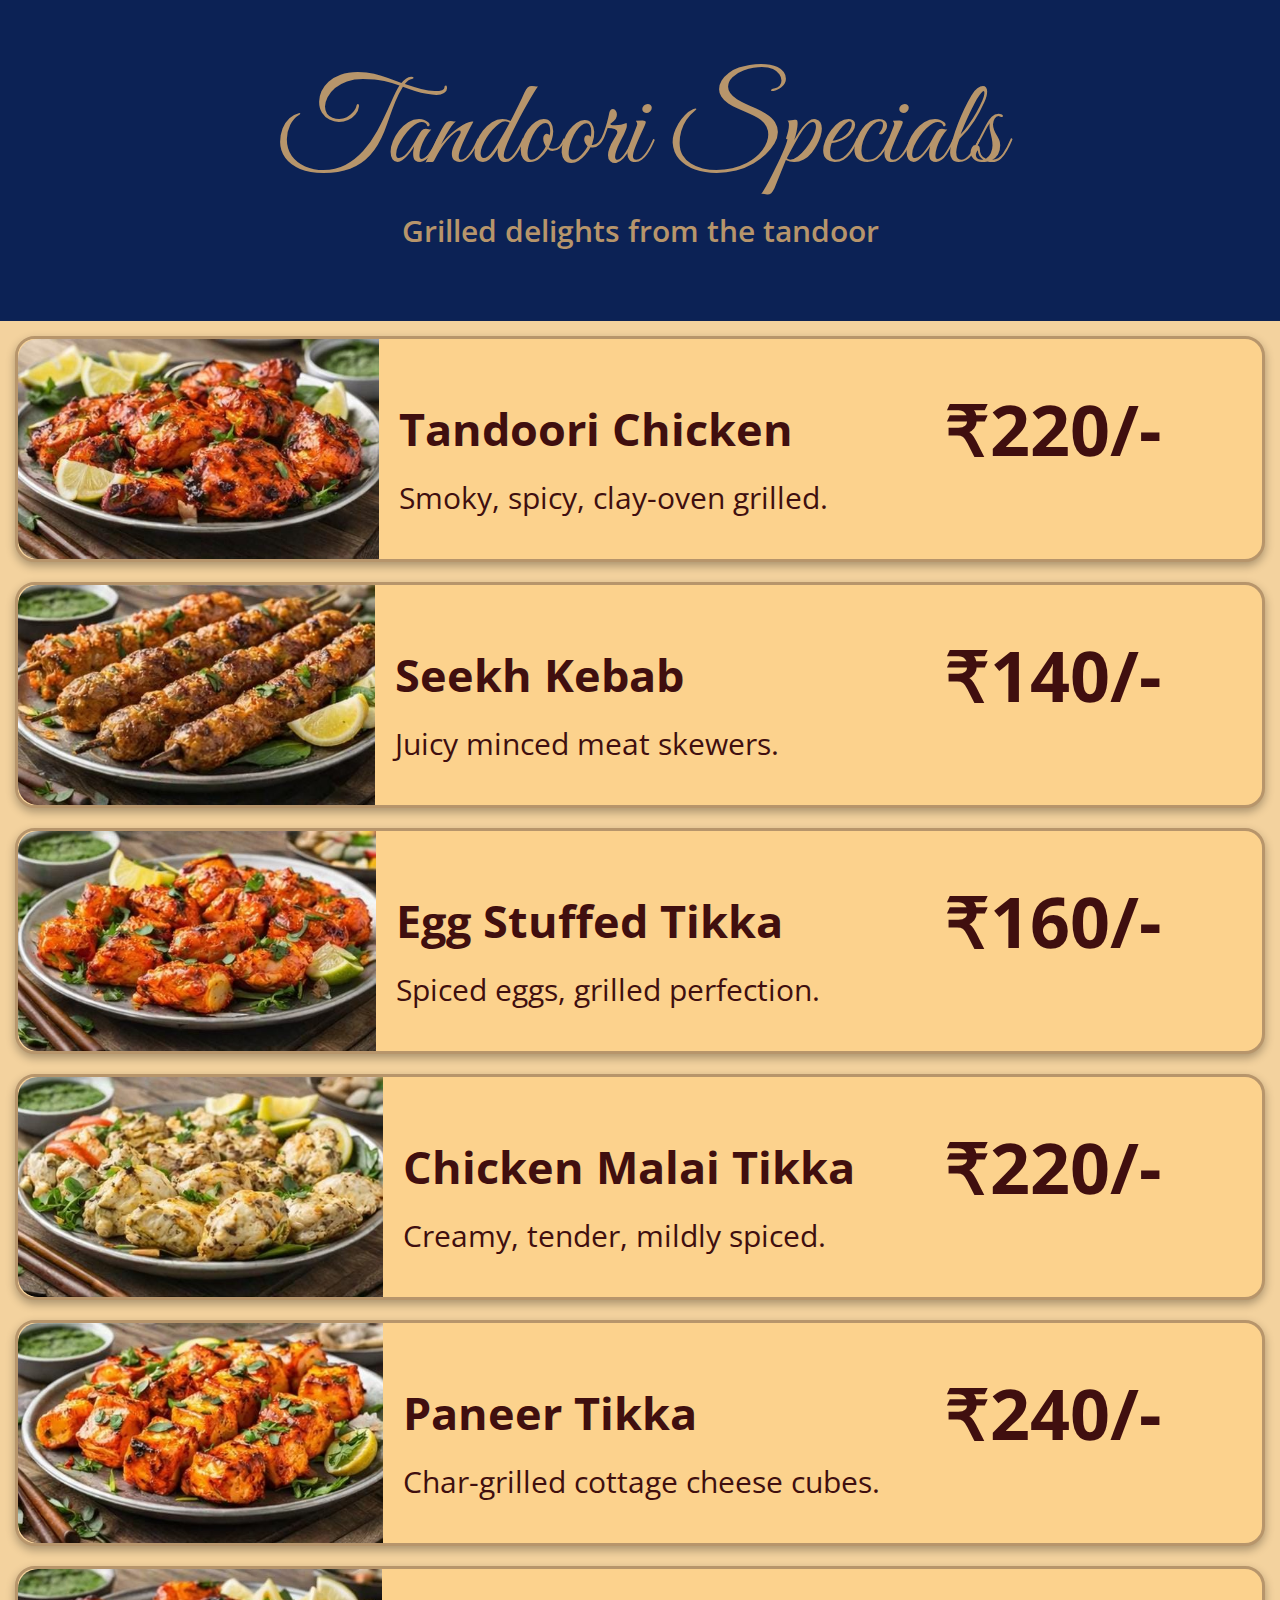
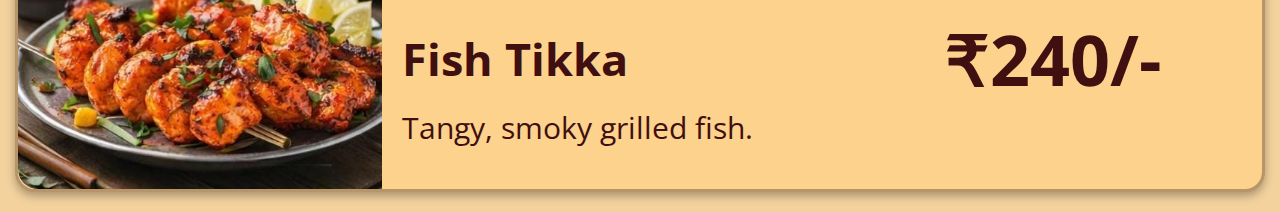
<file: tandoorispecial.html>
<!DOCTYPE html>
<html lang="en">
<head>
    <meta charset="UTF-8">
    <meta name="viewport" content="width=device-width, initial-scale=1.0">
    <title>Tandoori Specials</title>
    <link rel="stylesheet" href="./css/starters.css">
</head>
<body>
    <nav class="navbar">
        <h1 class="hotel-nav">Tandoori Specials</h1>
        <p class="hotel-desc">Grilled delights from the tandoor</p>
    </nav>

    <section class="items">
        <a href="./starters.html">
            <div class="itemslayout">
                <div class="aboutimage">
                    <img src="./images/tandoori1.jpeg" alt="" class="itemsimg1">
                </div>

                <div class="aboutitems">
                    <h2 class="itemnames">
                        Tandoori Chicken
                        <span class="price">&#8377;220/-</span>
                    </h2>
                    <p class="itemdesc">Smoky, spicy, clay-oven grilled.</p>
                </div>
            </div>
        </a>

        <a href="./soups.html">
            <div class="itemslayout">
                <div class="aboutimage">
                    <img src="./images/tandoori2.jpeg" alt="" class="itemsimg1">
                </div>

                <div class="aboutitems">
                    <h2 class="itemnames">
                        Seekh Kebab
                        <span class="price">&#8377;140/-</span>
                    </h2>
                    <p class="itemdesc">Juicy minced meat skewers.</p>
                </div>
            </div>
        </a>

        <a href="./tandoorispecial.html">
            <div class="itemslayout">
                <div class="aboutimage">
                    <img src="./images/tandoori3.jpeg" alt="" class="itemsimg1">
                </div>

                <div class="aboutitems">
                    <h2 class="itemnames">
                        Egg Stuffed Tikka
                        <span class="price">&#8377;160/-</span>
                    </h2>
                    <p class="itemdesc">Spiced eggs, grilled perfection.</p>
                </div>
            </div>
        </a>

        <a href="./curries.html">
            <div class="itemslayout">
                <div class="aboutimage">
                    <img src="./images/tandoori4.jpeg" alt="" class="itemsimg1">
                </div>

                <div class="aboutitems">
                    <h2 class="itemnames">
                        Chicken Malai Tikka
                        <span class="price">&#8377;220/-</span>
                    </h2>
                    <p class="itemdesc">Creamy, tender, mildly spiced.</p>
                </div>
            </div>
        </a>

        <a href="./rotisnnaan.html">
            <div class="itemslayout">
                <div class="aboutimage">
                    <img src="./images/tandoori5.jpeg" alt="" class="itemsimg1">
                </div>

                <div class="aboutitems">
                    <h2 class="itemnames">
                        Paneer Tikka
                        <span class="price">&#8377;240/-</span>
                    </h2>
                    <p class="itemdesc">Char-grilled cottage cheese cubes.</p>
                </div>
            </div>
        </a>

        <a href="./rotisnnaan.html">
            <div class="itemslayout">
                <div class="aboutimage">
                    <img src="./images/tandoori6.jpeg" alt="" class="itemsimg1">
                </div>

                <div class="aboutitems">
                    <h2 class="itemnames">
                        Fish Tikka
                        <span class="price">&#8377;240/-</span>
                    </h2>
                    <p class="itemdesc">Tangy, smoky grilled fish.</p>
                </div>
            </div>
        </a>
    </section>
</body>
</html>
</file>
<file: css/style.css>
@import url('https://fonts.googleapis.com/css2?family=Open+Sans:ital,wght@0,300..800;1,300..800&display=swap');

@import url('https://fonts.googleapis.com/css2?family=Great+Vibes&family=Open+Sans:ital,wght@0,300..800;1,300..800&display=swap');

*{
    padding: 0;
    margin: 0;
    box-sizing: border-box;
    /* background-color: rgb(12, 34, 85); */
}

body{
    font-family: "Open Sans", sans-serif;
    background-color: rgb(12, 34, 85);
}

.hotel-nav{
    font-family: "Great Vibes", cursive;
}

a{
    text-decoration: none;
    color: inherit;
}

.navbar{
    background-color: rgb(12, 34, 85);
    padding-top: 60px;
    padding-bottom: 15px;
    color: rgb(183, 149, 107);
}

.hotel-nav{
    font-size: 125px;
    text-align: center;
    font-weight: 400;
    padding-top: 20px;
}

.hotel-desc{
    font-size: 40px;
    text-align: center;
    font-style: bold;
    font-weight: 600;
}

.items{
    background-color: rgb(12, 34, 85);
    border-radius: 10px;
    margin: 15px;
}

.itemslayout{
    display: grid;
    grid-template-columns: 1fr 4fr;
    background-color: rgb(252, 210, 141);
    align-items: center;
    margin-bottom: 20px;
    border-radius: 20px;
    border: 3.5px solid rgb(183, 149, 107);
    overflow: hidden;
}

.itemsimg{
    /* width: 300px; */
    height: auto;
    display: block;
    border-top-left-radius: 20px;
    border-bottom-left-radius: 20px;
}

.itemsimg1{
    /* width: 300px; */
    height: 220px;
    display: block;
    border-top-left-radius: 20px;
    border-bottom-left-radius: 20px;
}

.itemnames{
    font-size: 65px;
    padding-bottom: 7px;
    background-color: rgb(252, 210, 141);
    color: rgb(64, 15, 15);
}

.itemdesc{
    background-color: rgb(252, 210, 141);
    color: rgb(64, 15, 15);
    font-size: 40px;
}

.aboutitems{
    margin-left: 20px;
}

@media (max-width: 768px)
{
    .itemslayout{
        grid-template-columns: 1.2fr 3.8fr;
        height: auto;
    }

    .itemsimg{
        height: 100%;
        width: 100%;
        object-fit: contain;
    }

    .itemsimg1{
        height: 100%;
        width: 100%;
        object-fit: contain;
    }

    .itemnames{
        font-size: 18px;
    }

    .itemdesc{
        font-size: 12px;
        line-height: 1.1;
    }

    .hotel-nav{
        font-size: 40px;
    }

    .hotel-desc{
        font-size: 13px;
    }

    .navbar{
        padding-bottom: 0px;
        padding-top: 35px;
    }
}

.footer{
    color: white;
    text-align: center;
    background-color: rgb(12, 34, 85);
    padding-bottom: 20px;
    font-size: 15px;
}
</file>
<file: css/starters.css>
@import url('https://fonts.googleapis.com/css2?family=Open+Sans:ital,wght@0,300..800;1,300..800&display=swap');

@import url('https://fonts.googleapis.com/css2?family=Great+Vibes&family=Open+Sans:ital,wght@0,300..800;1,300..800&display=swap');

*{
    padding: 0;
    margin: 0;
    box-sizing: border-box;
    background-color: rgb(243, 210, 158);
}

body{
    font-family: "Open Sans", sans-serif;
}

.hotel-nav{
    font-family: "Great Vibes", cursive;
}

a{
    text-decoration: none;
    color: inherit;
}

.navbar{
    background-color: rgb(12, 34, 85);
    padding-top: 60px;
    padding-bottom: 40px;
    color: rgb(183, 149, 107);
}

.hotel-nav{
    font-size: 120px;
    text-align: center;
    font-weight: 400;
    background-color: rgb(12, 34, 85);
    padding-top: 0px;
}

.hotel-desc{
    font-size: 30px;
    text-align: center;
    font-style: bold;
    font-weight: 600;
    background-color: rgb(12, 34, 85);
    padding-bottom: 30px;
}

.items{
    background-color: rgb(243, 210, 158);
    border-radius: 10px;
    margin: 15px;
}

.itemslayout{
    display: grid;
    grid-template-columns: 1fr 4fr;
    background-color: rgb(252, 210, 141);
    align-items: center;
    margin-bottom: 20px;
    border-radius: 20px;
    border: 3.5px solid rgb(183, 149, 107);
    overflow: hidden;
    box-shadow: 0px 4px 10px rgba(0,0,0,0.3);
}

.itemsimg{
    /* width: 300px; */
    height: auto;
    display: block;
    border-top-left-radius: 20px;
    border-bottom-left-radius: 20px;
}

.itemsimg1{
    /* width: 300px; */
    height: 220px;
    display: block;
    border-top-left-radius: 20px;
    border-bottom-left-radius: 20px;
}

.itemnames{
    font-size: 45px;
    padding-bottom: 0px;
    background-color: rgb(252, 210, 141);
    color: rgb(64, 15, 15);
    justify-content: space-between;
    display: flex;
    align-items: center;
    padding-right: 100px;
}

.itemdesc{
    background-color: rgb(252, 210, 141);
    color: rgb(64, 15, 15);
    font-size: 30px;
}

.aboutitems{
    margin-left: 20px;
}

.price{
    background-color: rgb(252, 210, 141);
    font-size: 70px;
}

@media (max-width: 768px)
{
    .itemslayout{
        grid-template-columns: 1.2fr 3.8fr;
        height: auto;
    }

    .itemsimg{
        height: 100%;
        width: 100%;
        object-fit: contain;
    }

    .itemsimg1{
        height: 100%;
        width: 100%;
        object-fit: contain;
    }

    .itemnames{
        font-size: 18px;
        padding-right: 40px;
    }

    .itemdesc{
        font-size: 12px;
        line-height: 1.1;
        padding-right: 20px;
    }

    .hotel-nav{
        font-size: 40px;
    }

    .hotel-desc{
        font-size: 13px;
        padding-bottom: 20px;
    }

    .navbar{
        padding-bottom: 0px;
        padding-top: 35px;
    }

    .price{
        font-size: 20px;
    }
}
</file>
